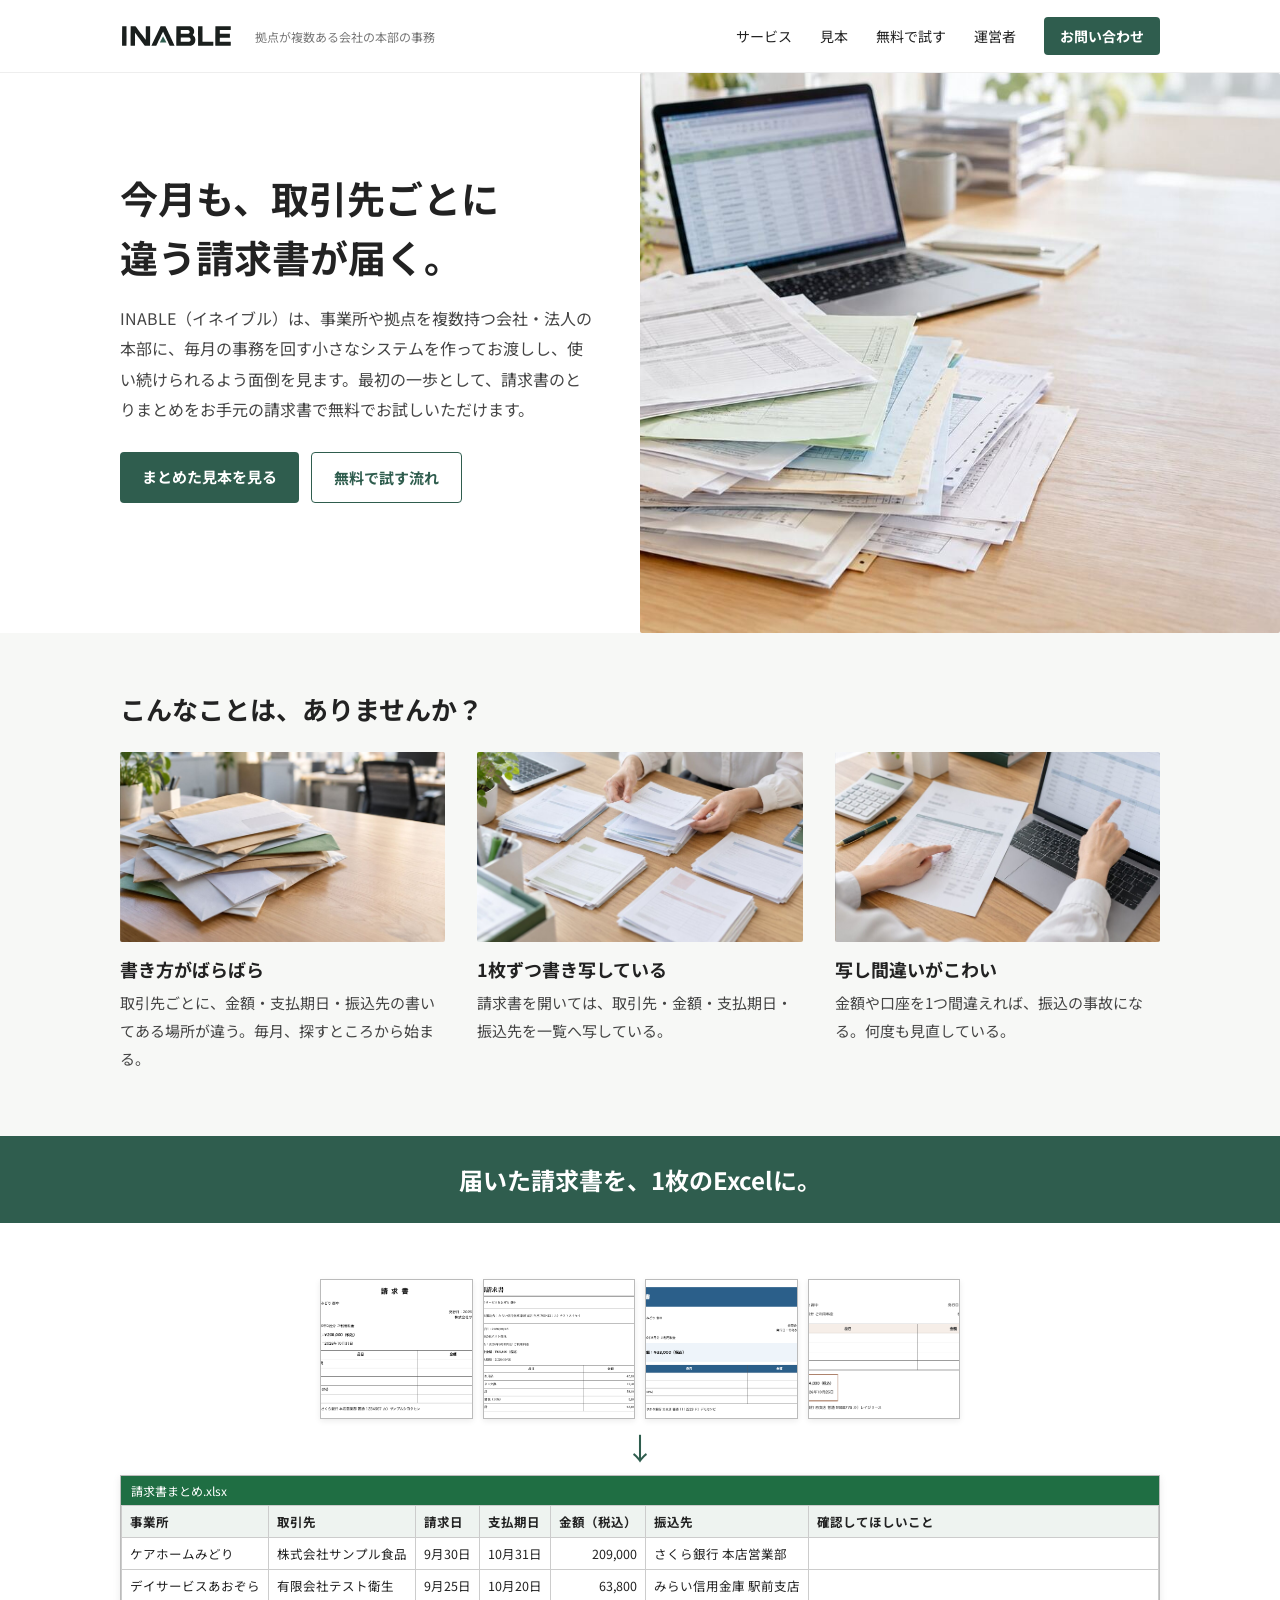
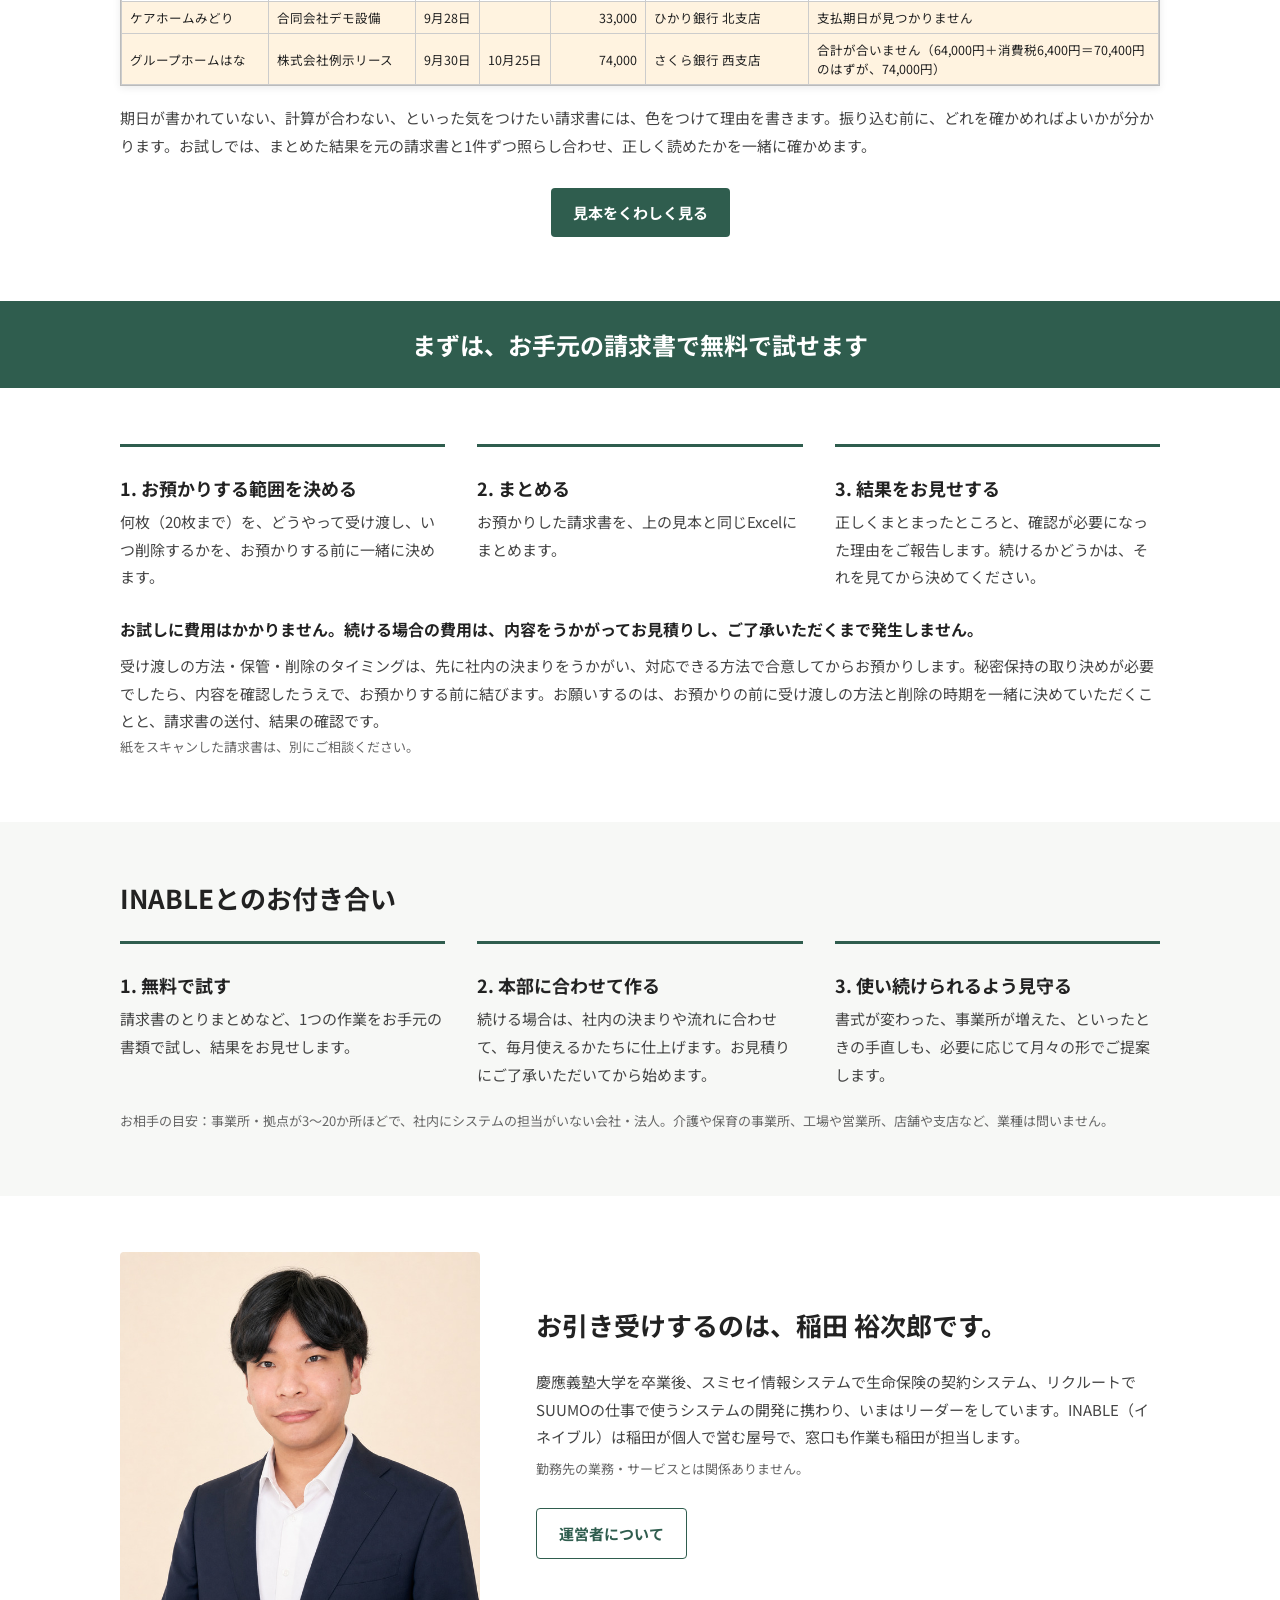
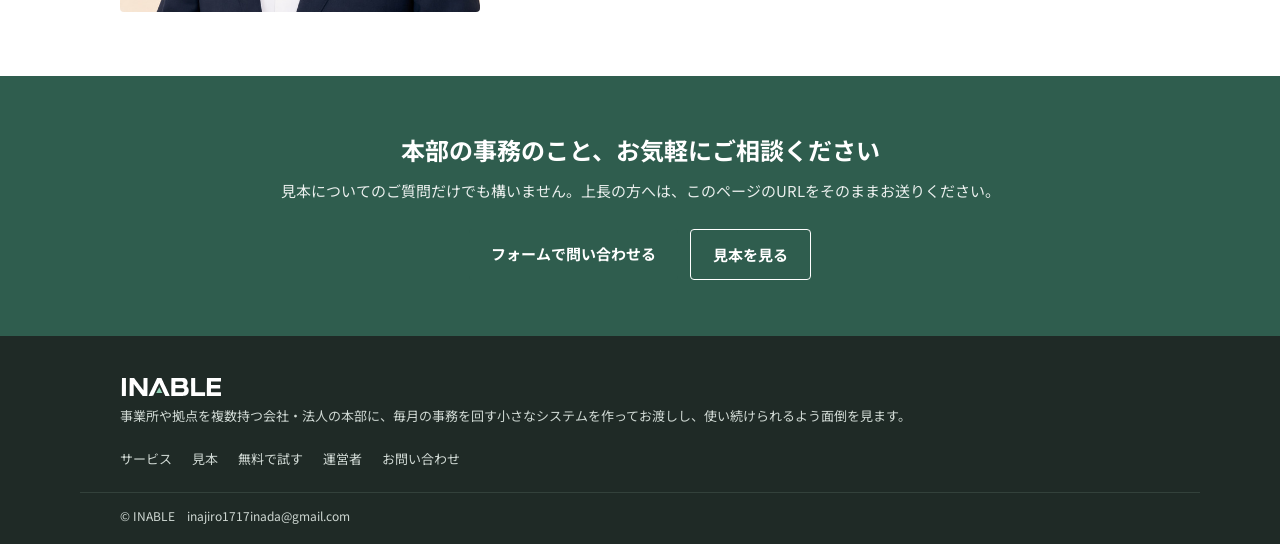
<file: index.html>
<!doctype html>
<html lang="ja"><head><meta charset="utf-8"><meta name="viewport" content="width=device-width,initial-scale=1">
<title>INABLE（イネイブル）｜拠点が複数ある会社の本部の事務を、回るかたちに</title><link rel="icon" href="assets/logo/mark.svg"><meta name="description" content="事業所や拠点を複数持つ会社・法人の本部に、毎月の事務を回す小さなシステムを作ってお渡しし、使い続けられるよう面倒を見ます。最初の一歩は、請求書のとりまとめの無料のお試しから。">
<meta property="og:type" content="website"><meta property="og:title" content="INABLE（イネイブル）｜拠点が複数ある会社の本部の事務を、回るかたちに"><meta property="og:description" content="事業所や拠点を複数持つ会社・法人の本部に、毎月の事務を回す小さなシステムを作ってお渡しし、使い続けられるよう面倒を見ます。最初の一歩は、請求書のとりまとめの無料のお試しから。">
<meta property="og:image" content="https://iineineno03k.github.io/inable/assets/og.png"><meta property="og:url" content="https://iineineno03k.github.io/inable/"><meta name="twitter:card" content="summary_large_image">
<link rel="preconnect" href="https://fonts.googleapis.com"><link rel="preconnect" href="https://fonts.gstatic.com" crossorigin>
<link href="https://fonts.googleapis.com/css2?family=Noto+Sans+JP:wght@400;700&display=swap" rel="stylesheet">
<link rel="stylesheet" href="style.css"></head><body>
<header><div class="wrap"><a class="logo" href="./"><img src="assets/logo/logo.svg" alt="INABLE" height="24"><small>拠点が複数ある会社の本部の事務</small></a>
<nav><a href="service.html">サービス</a><a href="sample.html">見本</a><a href="trial.html">無料で試す</a><a href="about.html">運営者</a><a class="cta-btn" href="contact.html">お問い合わせ</a></nav></div></header>
<section class="hero">
 <div class="copy"><div class="voice">今月も、取引先ごとに<br>違う請求書が届く。</div>
  <div class="sub">INABLE（イネイブル）は、事業所や拠点を複数持つ会社・法人の本部に、毎月の事務を回す小さなシステムを作ってお渡しし、使い続けられるよう面倒を見ます。最初の一歩として、請求書のとりまとめをお手元の請求書で無料でお試しいただけます。</div>
  <div class="btns"><a class="btn" href="sample.html">まとめた見本を見る</a><a class="btn ghost" href="trial.html">無料で試す流れ</a></div></div>
 <div class="img" style="background-image:url(assets/generated/hero-desk-v1.jpg)"></div>
</section>
<section class="tint"><div class="wrap sec">
 <h2 class="h2">こんなことは、ありませんか？</h2>
 <div class="grid3">
  <div><div class="img" style="background-image:url(assets/generated/envelopes-v1.jpg)"></div><h3 class="h3">書き方がばらばら</h3><div class="p">取引先ごとに、金額・支払期日・振込先の書いてある場所が違う。毎月、探すところから始まる。</div></div>
  <div><div class="img" style="background-image:url(assets/generated/sorting-hands-v1.jpg)"></div><h3 class="h3">1枚ずつ書き写している</h3><div class="p">請求書を開いては、取引先・金額・支払期日・振込先を一覧へ写している。</div></div>
  <div><div class="img" style="background-image:url(assets/generated/worry-check-v1.jpg)"></div><h3 class="h3">写し間違いがこわい</h3><div class="p">金額や口座を1つ間違えれば、振込の事故になる。何度も見直している。</div></div>
 </div>
</div></section>
<h2 class="band">届いた請求書を、1枚のExcelに。</h2>
<section class="wrap sec">
 <div class="ba"><div class="pdfs"><img class="pdf" src="assets/samples/inv-01.png" alt="見本の請求書1枚目（架空）" style=""><img class="pdf" src="assets/samples/inv-02.png" alt="見本の請求書2枚目（架空）" style=""><img class="pdf" src="assets/samples/inv-03.png" alt="見本の請求書3枚目（架空）" style=""><img class="pdf" src="assets/samples/inv-04.png" alt="見本の請求書4枚目（架空）" style=""></div><div class="arrow"></div><div class="xl"><div class="xlbar">請求書まとめ.xlsx</div><table>
<tbody><tr><th>事業所</th><th>取引先</th><th>請求日</th><th>支払期日</th><th>金額（税込）</th><th>振込先</th><th>確認してほしいこと</th></tr>
<tr><td>ケアホームみどり</td><td>株式会社サンプル食品</td><td>9月30日</td><td>10月31日</td><td class="n">209,000</td><td>さくら銀行 本店営業部</td><td></td></tr>
<tr><td>デイサービスあおぞら</td><td>有限会社テスト衛生</td><td>9月25日</td><td>10月20日</td><td class="n">63,800</td><td>みらい信用金庫 駅前支店</td><td></td></tr>
<tr class="warn"><td>ケアホームみどり</td><td>合同会社デモ設備</td><td>9月28日</td><td></td><td class="n">33,000</td><td>ひかり銀行 北支店</td><td>支払期日が見つかりません</td></tr>
<tr class="warn"><td>グループホームはな</td><td>株式会社例示リース</td><td>9月30日</td><td>10月25日</td><td class="n">74,000</td><td>さくら銀行 西支店</td><td>合計が合いません（64,000円＋消費税6,400円＝70,400円のはずが、74,000円）</td></tr>
</tbody></table></div>
<div class="cards"><div class="card"><b>株式会社サンプル食品</b><span>ケアホームみどり</span><span>209,000円 ／ 請求日 9月30日 ／ 支払期日 10月31日</span><span>振込先 さくら銀行 本店営業部</span></div><div class="card"><b>有限会社テスト衛生</b><span>デイサービスあおぞら</span><span>63,800円 ／ 請求日 9月25日 ／ 支払期日 10月20日</span><span>振込先 みらい信用金庫 駅前支店</span></div><div class="card warn"><b>合同会社デモ設備</b><span>ケアホームみどり</span><span>33,000円 ／ 請求日 9月28日 ／ 支払期日 ―</span><span>振込先 ひかり銀行 北支店</span><em>支払期日が見つかりません</em></div><div class="card warn"><b>株式会社例示リース</b><span>グループホームはな</span><span>74,000円 ／ 請求日 9月30日 ／ 支払期日 10月25日</span><span>振込先 さくら銀行 西支店</span><em>合計が合いません（64,000円＋消費税6,400円＝70,400円のはずが、74,000円）</em></div></div></div>
 <div class="p" style="margin-top:18px">期日が書かれていない、計算が合わない、といった気をつけたい請求書には、色をつけて理由を書きます。振り込む前に、どれを確かめればよいかが分かります。お試しでは、まとめた結果を元の請求書と1件ずつ照らし合わせ、正しく読めたかを一緒に確かめます。</div>
 <div class="btns center"><a class="btn" href="sample.html">見本をくわしく見る</a></div>
</section>
<h2 class="band">まずは、お手元の請求書で無料で試せます</h2>
<section class="wrap sec">
 <div class="grid3">
  <div class="step"><h3 class="h3">1. お預かりする範囲を決める</h3><div class="p">何枚（20枚まで）を、どうやって受け渡し、いつ削除するかを、お預かりする前に一緒に決めます。</div></div>
  <div class="step"><h3 class="h3">2. まとめる</h3><div class="p">お預かりした請求書を、上の見本と同じExcelにまとめます。</div></div>
  <div class="step"><h3 class="h3">3. 結果をお見せする</h3><div class="p">正しくまとまったところと、確認が必要になった理由をご報告します。続けるかどうかは、それを見てから決めてください。</div></div>
 </div>
 <p class="cost">お試しに費用はかかりません。続ける場合の費用は、内容をうかがってお見積りし、ご了承いただくまで発生しません。</p><p class="p" style="margin-top:8px">受け渡しの方法・保管・削除のタイミングは、先に社内の決まりをうかがい、対応できる方法で合意してからお預かりします。秘密保持の取り決めが必要でしたら、内容を確認したうえで、お預かりする前に結びます。お願いするのは、お預かりの前に受け渡しの方法と削除の時期を一緒に決めていただくことと、請求書の送付、結果の確認です。</p><p class="small">紙をスキャンした請求書は、別にご相談ください。</p>
</section>
<section class="tint"><div class="wrap sec">
 <h2 class="h2">INABLEとのお付き合い</h2>
 <div class="grid3">
  <div class="step"><h3 class="h3">1. 無料で試す</h3><div class="p">請求書のとりまとめなど、1つの作業をお手元の書類で試し、結果をお見せします。</div></div>
  <div class="step"><h3 class="h3">2. 本部に合わせて作る</h3><div class="p">続ける場合は、社内の決まりや流れに合わせて、毎月使えるかたちに仕上げます。お見積りにご了承いただいてから始めます。</div></div>
  <div class="step"><h3 class="h3">3. 使い続けられるよう見守る</h3><div class="p">書式が変わった、事業所が増えた、といったときの手直しも、必要に応じて月々の形でご提案します。</div></div>
 </div>
 <p class="small" style="margin-top:20px">お相手の目安：事業所・拠点が3〜20か所ほどで、社内にシステムの担当がいない会社・法人。介護や保育の事業所、工場や営業所、店舗や支店など、業種は問いません。</p>
</div></section>
<section class="wrap sec grid2" style="grid-template-columns:minmax(0,360px) minmax(0,1fr)">
 <img class="portrait-img" src="assets/portrait.jpg" alt="稲田 裕次郎">
 <div><h2 class="h2">お引き受けするのは、稲田 裕次郎です。</h2>
  <div class="p">慶應義塾大学を卒業後、スミセイ情報システムで生命保険の契約システム、リクルートでSUUMOの仕事で使うシステムの開発に携わり、いまはリーダーをしています。INABLE（イネイブル）は稲田が個人で営む屋号で、窓口も作業も稲田が担当します。<span class="small" style="display:block;margin-top:6px">勤務先の業務・サービスとは関係ありません。</span></div>
  <div class="btns"><a class="btn ghost" href="about.html">運営者について</a></div></div>
</section>
<section class="endcta"><div class="wrap"><h2>本部の事務のこと、お気軽にご相談ください</h2>
<p>見本についてのご質問だけでも構いません。上長の方へは、このページのURLをそのままお送りください。</p>
<div class="btns center"><a class="btn" href="https://docs.google.com/forms/d/e/1FAIpQLSfqlaHdNqRFhAeLvqePx_TkyAJFKcp7_Hvy0_Dt4lpC_d6Yyw/viewform" target="_blank" rel="noopener">フォームで問い合わせる</a><a class="btn ghost light" href="sample.html">見本を見る</a></div></div></section>
<footer><div class="wrap"><div><a class="logo" href="./"><img src="assets/logo/logo-white.svg" alt="INABLE" height="22"></a><p>事業所や拠点を複数持つ会社・法人の本部に、毎月の事務を回す小さなシステムを作ってお渡しし、使い続けられるよう面倒を見ます。</p></div>
<nav><a href="service.html">サービス</a><a href="sample.html">見本</a><a href="trial.html">無料で試す</a><a href="about.html">運営者</a><a href="contact.html">お問い合わせ</a></nav></div>
<div class="wrap copy">© INABLE　inajiro1717inada@gmail.com</div></footer>


<script src="site.js" defer></script>
</body></html>
</file>
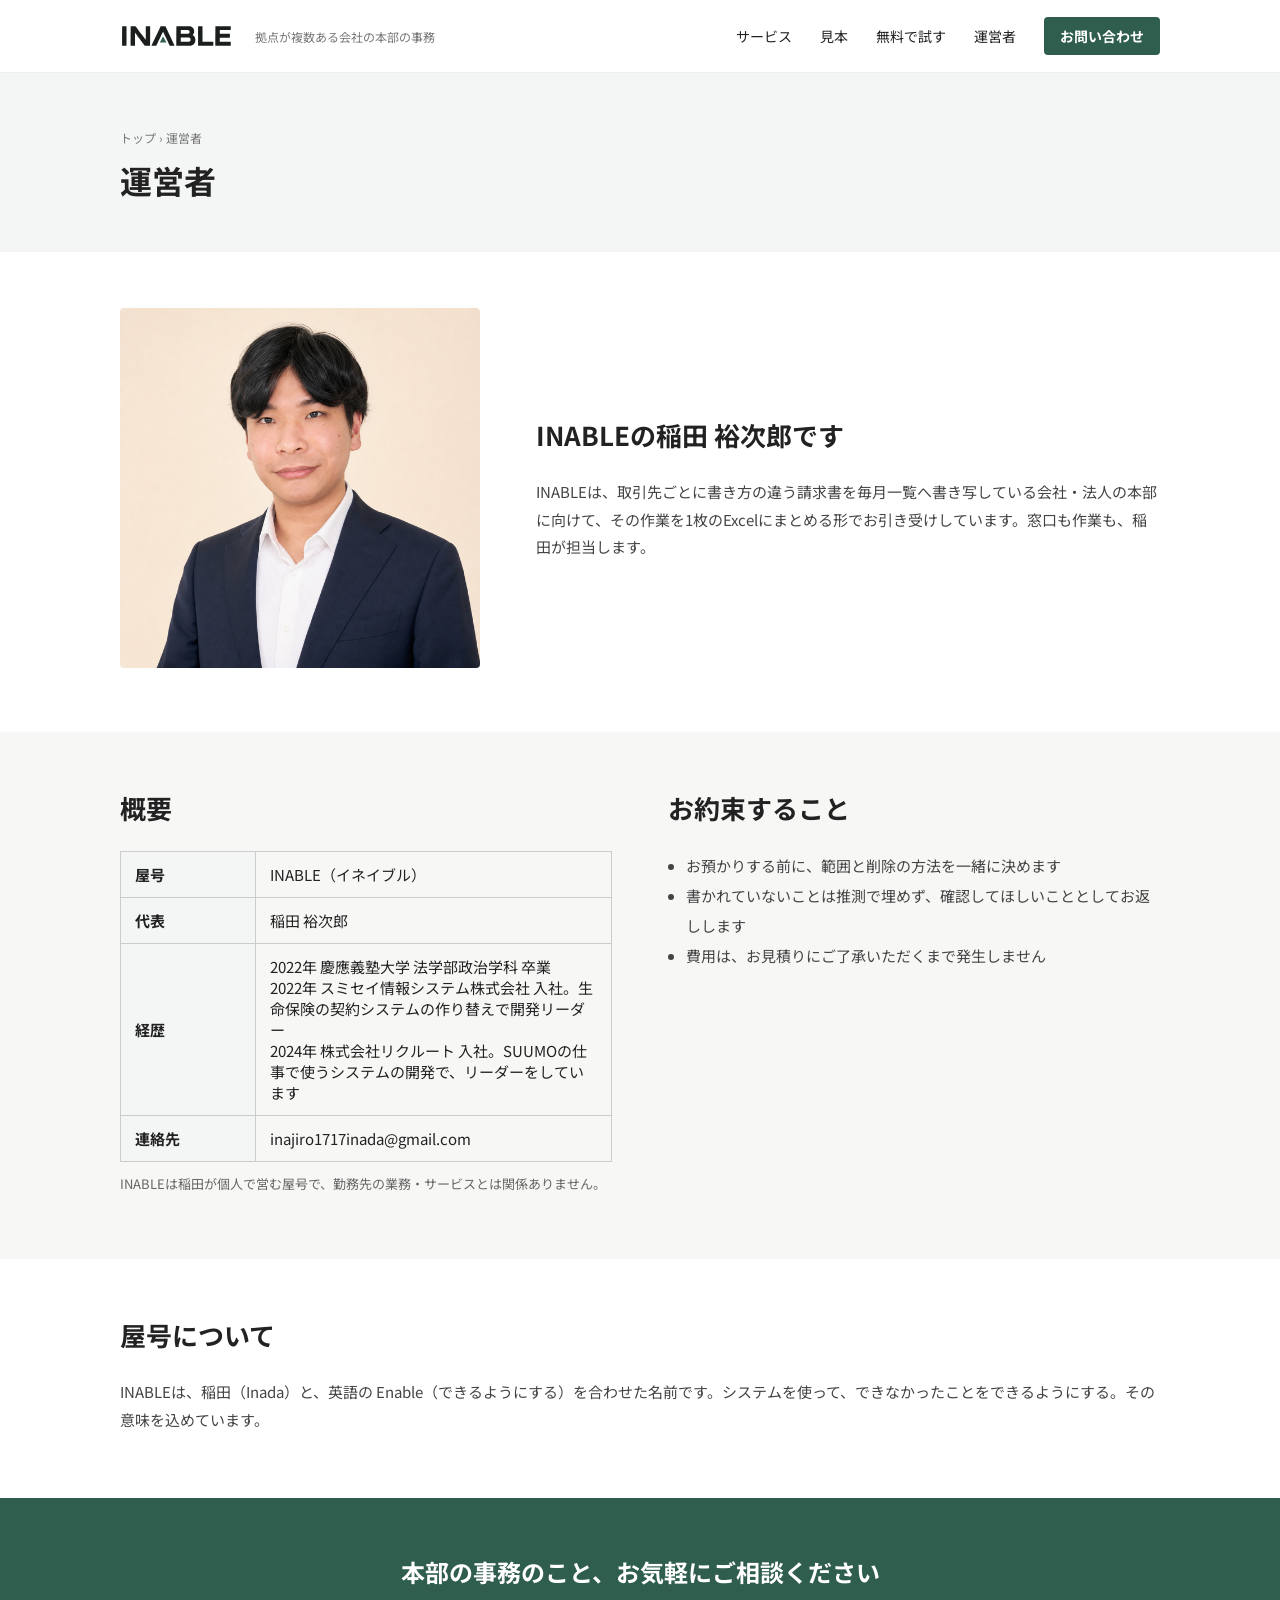
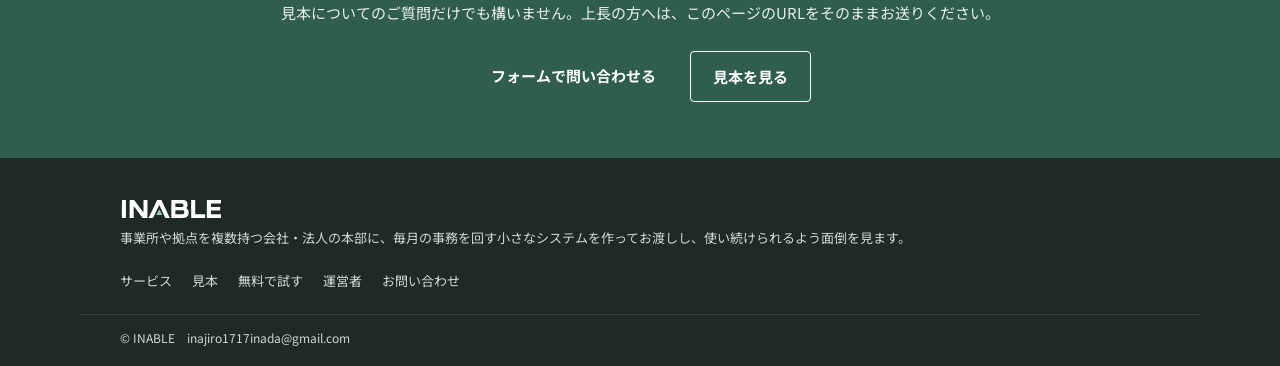
<file: about.html>
<!doctype html>
<html lang="ja"><head><meta charset="utf-8"><meta name="viewport" content="width=device-width,initial-scale=1">
<title>運営者｜INABLE（イネイブル）</title><link rel="icon" href="assets/logo/mark.svg"><meta name="description" content="INABLE（イネイブル）は稲田 裕次郎が個人で営む屋号です。">
<meta property="og:type" content="website"><meta property="og:title" content="運営者｜INABLE（イネイブル）"><meta property="og:description" content="INABLE（イネイブル）は稲田 裕次郎が個人で営む屋号です。">
<meta property="og:image" content="https://iineineno03k.github.io/inable/assets/og.png"><meta property="og:url" content="https://iineineno03k.github.io/inable/about.html"><meta name="twitter:card" content="summary_large_image">
<link rel="preconnect" href="https://fonts.googleapis.com"><link rel="preconnect" href="https://fonts.gstatic.com" crossorigin>
<link href="https://fonts.googleapis.com/css2?family=Noto+Sans+JP:wght@400;700&display=swap" rel="stylesheet">
<link rel="stylesheet" href="style.css"></head><body>
<header><div class="wrap"><a class="logo" href="./"><img src="assets/logo/logo.svg" alt="INABLE" height="24"><small>拠点が複数ある会社の本部の事務</small></a>
<nav><a href="service.html">サービス</a><a href="sample.html">見本</a><a href="trial.html">無料で試す</a><a href="about.html">運営者</a><a class="cta-btn" href="contact.html">お問い合わせ</a></nav></div></header>
<section class="pagehead"><div class="wrap"><div class="crumb">トップ › 運営者</div><h1>運営者</h1></div></section>
<section class="wrap sec grid2" style="grid-template-columns:minmax(0,360px) minmax(0,1fr)">
 <img class="portrait-img" src="assets/portrait.jpg" alt="稲田 裕次郎">
 <div><h2 class="h2">INABLEの稲田 裕次郎です</h2>
  <div class="p">INABLEは、取引先ごとに書き方の違う請求書を毎月一覧へ書き写している会社・法人の本部に向けて、その作業を1枚のExcelにまとめる形でお引き受けしています。窓口も作業も、稲田が担当します。</div></div>
</section>
<section class="tint"><div class="wrap sec grid2" style="align-items:start">
 <div><h2 class="h2">概要</h2>
  <table class="kv"><tbody><tr><th>屋号</th><td>INABLE（イネイブル）</td></tr><tr><th>代表</th><td>稲田 裕次郎</td></tr><tr><th>経歴</th><td>2022年 慶應義塾大学 法学部政治学科 卒業<br>2022年 スミセイ情報システム株式会社 入社。生命保険の契約システムの作り替えで開発リーダー<br>2024年 株式会社リクルート 入社。SUUMOの仕事で使うシステムの開発で、リーダーをしています</td></tr><tr><th>連絡先</th><td>inajiro1717inada@gmail.com</td></tr></tbody></table>
  <p class="small" style="margin-top:10px">INABLEは稲田が個人で営む屋号で、勤務先の業務・サービスとは関係ありません。</p></div>
 <div><h2 class="h2">お約束すること</h2>
  <ul class="list"><li>お預かりする前に、範囲と削除の方法を一緒に決めます</li><li>書かれていないことは推測で埋めず、確認してほしいこととしてお返しします</li><li>費用は、お見積りにご了承いただくまで発生しません</li></ul></div>
</div></section>
<section class="wrap sec"><h2 class="h2">屋号について</h2><div class="p">INABLEは、稲田（Inada）と、英語の Enable（できるようにする）を合わせた名前です。システムを使って、できなかったことをできるようにする。その意味を込めています。</div></section>
<section class="endcta"><div class="wrap"><h2>本部の事務のこと、お気軽にご相談ください</h2>
<p>見本についてのご質問だけでも構いません。上長の方へは、このページのURLをそのままお送りください。</p>
<div class="btns center"><a class="btn" href="https://docs.google.com/forms/d/e/1FAIpQLSfqlaHdNqRFhAeLvqePx_TkyAJFKcp7_Hvy0_Dt4lpC_d6Yyw/viewform" target="_blank" rel="noopener">フォームで問い合わせる</a><a class="btn ghost light" href="sample.html">見本を見る</a></div></div></section>
<footer><div class="wrap"><div><a class="logo" href="./"><img src="assets/logo/logo-white.svg" alt="INABLE" height="22"></a><p>事業所や拠点を複数持つ会社・法人の本部に、毎月の事務を回す小さなシステムを作ってお渡しし、使い続けられるよう面倒を見ます。</p></div>
<nav><a href="service.html">サービス</a><a href="sample.html">見本</a><a href="trial.html">無料で試す</a><a href="about.html">運営者</a><a href="contact.html">お問い合わせ</a></nav></div>
<div class="wrap copy">© INABLE　inajiro1717inada@gmail.com</div></footer>


<script src="site.js" defer></script>
</body></html>
</file>
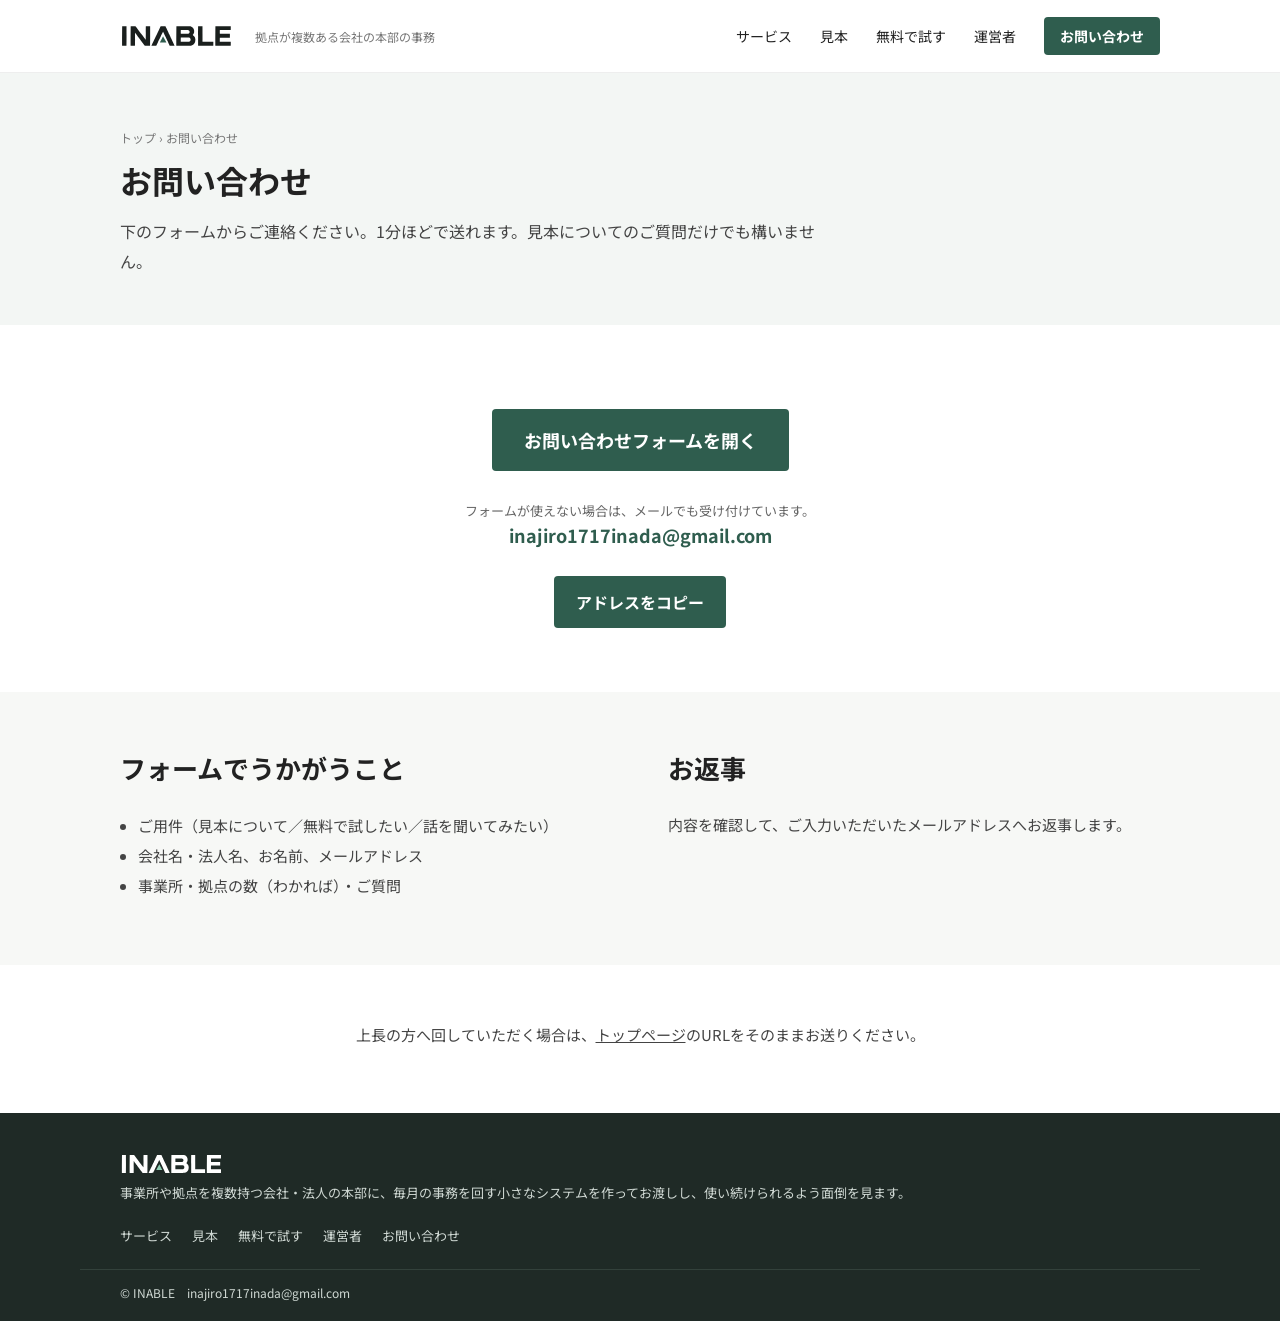
<file: contact.html>
<!doctype html>
<html lang="ja"><head><meta charset="utf-8"><meta name="viewport" content="width=device-width,initial-scale=1">
<title>お問い合わせ｜INABLE（イネイブル）</title><link rel="icon" href="assets/logo/mark.svg"><meta name="description" content="お問い合わせはフォームから。1分ほどで送れます。">
<meta property="og:type" content="website"><meta property="og:title" content="お問い合わせ｜INABLE（イネイブル）"><meta property="og:description" content="お問い合わせはフォームから。1分ほどで送れます。">
<meta property="og:image" content="https://iineineno03k.github.io/inable/assets/og.png"><meta property="og:url" content="https://iineineno03k.github.io/inable/contact.html"><meta name="twitter:card" content="summary_large_image">
<link rel="preconnect" href="https://fonts.googleapis.com"><link rel="preconnect" href="https://fonts.gstatic.com" crossorigin>
<link href="https://fonts.googleapis.com/css2?family=Noto+Sans+JP:wght@400;700&display=swap" rel="stylesheet">
<link rel="stylesheet" href="style.css"></head><body>
<header><div class="wrap"><a class="logo" href="./"><img src="assets/logo/logo.svg" alt="INABLE" height="24"><small>拠点が複数ある会社の本部の事務</small></a>
<nav><a href="service.html">サービス</a><a href="sample.html">見本</a><a href="trial.html">無料で試す</a><a href="about.html">運営者</a><a class="cta-btn" href="contact.html">お問い合わせ</a></nav></div></header>
<section class="pagehead"><div class="wrap"><div class="crumb">トップ › お問い合わせ</div><h1>お問い合わせ</h1>
<p>下のフォームからご連絡ください。1分ほどで送れます。見本についてのご質問だけでも構いません。</p></div></section>
<section class="wrap sec" style="text-align:center">
 <div class="btns center"><a class="btn big" data-form="" href="https://docs.google.com/forms/d/e/1FAIpQLSfqlaHdNqRFhAeLvqePx_TkyAJFKcp7_Hvy0_Dt4lpC_d6Yyw/viewform" target="_blank" rel="noopener">お問い合わせフォームを開く</a></div>
 <p class="small" style="margin-top:28px">フォームが使えない場合は、メールでも受け付けています。</p>
 <div class="mail" style="font-size:18px">inajiro1717inada@gmail.com</div>
 <div class="btns center"><button class="btn" onclick="const b=this;navigator.clipboard.writeText('inajiro1717inada@gmail.com').then(()=>{b.textContent='コピーしました'},()=>{b.textContent='コピーできませんでした。上のアドレスを選んでコピーしてください'})">アドレスをコピー</button></div>
</section>
<section class="tint"><div class="wrap sec grid2" style="align-items:start">
 <div><h2 class="h2">フォームでうかがうこと</h2><ul class="list"><li>ご用件（見本について／無料で試したい／話を聞いてみたい）</li><li>会社名・法人名、お名前、メールアドレス</li><li>事業所・拠点の数（わかれば）・ご質問</li></ul></div>
 <div><h2 class="h2">お返事</h2><div class="p">内容を確認して、ご入力いただいたメールアドレスへお返事します。</div></div>
</div></section>
<section class="wrap sec"><div class="p" style="text-align:center">上長の方へ回していただく場合は、<a href="./" style="text-decoration:underline">トップページ</a>のURLをそのままお送りください。</div></section>

<footer><div class="wrap"><div><a class="logo" href="./"><img src="assets/logo/logo-white.svg" alt="INABLE" height="22"></a><p>事業所や拠点を複数持つ会社・法人の本部に、毎月の事務を回す小さなシステムを作ってお渡しし、使い続けられるよう面倒を見ます。</p></div>
<nav><a href="service.html">サービス</a><a href="sample.html">見本</a><a href="trial.html">無料で試す</a><a href="about.html">運営者</a><a href="contact.html">お問い合わせ</a></nav></div>
<div class="wrap copy">© INABLE　inajiro1717inada@gmail.com</div></footer>


<script src="site.js" defer></script>
</body></html>
</file>
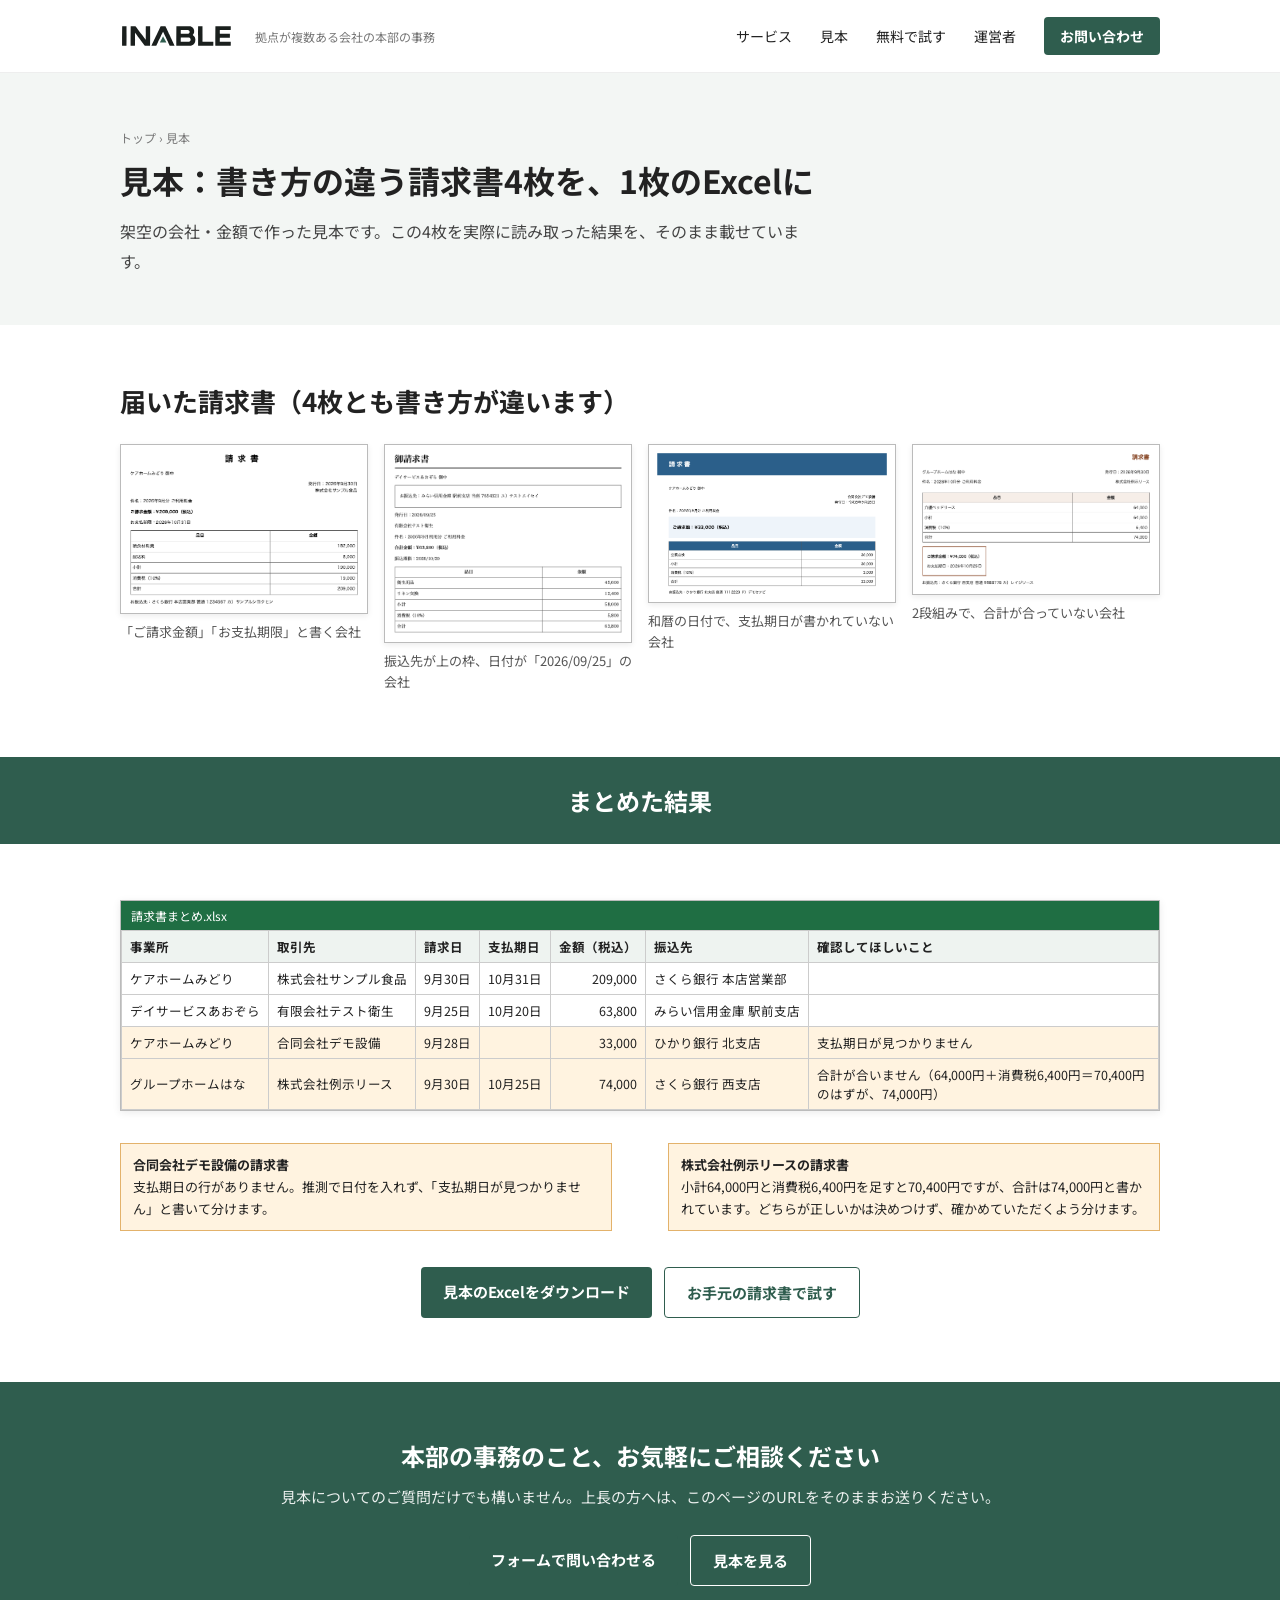
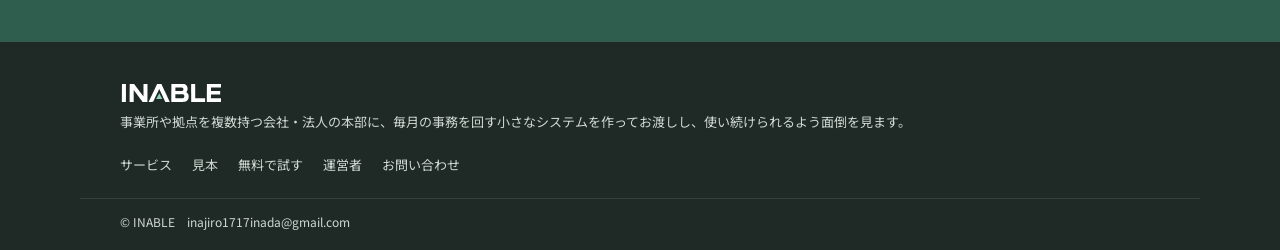
<file: sample.html>
<!doctype html>
<html lang="ja"><head><meta charset="utf-8"><meta name="viewport" content="width=device-width,initial-scale=1">
<title>見本：書き方の違う請求書4枚を1枚のExcelに｜INABLE（イネイブル）</title><link rel="icon" href="assets/logo/mark.svg"><meta name="description" content="架空の会社・金額で作った請求書4枚を、実際に読み取ってまとめた結果です。見本のExcelもダウンロードできます。">
<meta property="og:type" content="website"><meta property="og:title" content="見本：書き方の違う請求書4枚を1枚のExcelに｜INABLE（イネイブル）"><meta property="og:description" content="架空の会社・金額で作った請求書4枚を、実際に読み取ってまとめた結果です。見本のExcelもダウンロードできます。">
<meta property="og:image" content="https://iineineno03k.github.io/inable/assets/og.png"><meta property="og:url" content="https://iineineno03k.github.io/inable/sample.html"><meta name="twitter:card" content="summary_large_image">
<link rel="preconnect" href="https://fonts.googleapis.com"><link rel="preconnect" href="https://fonts.gstatic.com" crossorigin>
<link href="https://fonts.googleapis.com/css2?family=Noto+Sans+JP:wght@400;700&display=swap" rel="stylesheet">
<link rel="stylesheet" href="style.css"></head><body>
<header><div class="wrap"><a class="logo" href="./"><img src="assets/logo/logo.svg" alt="INABLE" height="24"><small>拠点が複数ある会社の本部の事務</small></a>
<nav><a href="service.html">サービス</a><a href="sample.html">見本</a><a href="trial.html">無料で試す</a><a href="about.html">運営者</a><a class="cta-btn" href="contact.html">お問い合わせ</a></nav></div></header>
<section class="pagehead"><div class="wrap"><div class="crumb">トップ › 見本</div><h1>見本：書き方の違う請求書4枚を、1枚のExcelに</h1>
<p>架空の会社・金額で作った見本です。この4枚を実際に読み取った結果を、そのまま載せています。</p></div></section>
<section class="wrap sec">
 <h2 class="h2">届いた請求書（4枚とも書き方が違います）</h2>
 <div class="samples">
  <figure><img src="assets/samples/inv-01.png" alt="見本の請求書1（架空）" style=""><figcaption>「ご請求金額」「お支払期限」と書く会社</figcaption></figure>
  <figure><img src="assets/samples/inv-02.png" alt="見本の請求書2（架空）" style=""><figcaption>振込先が上の枠、日付が「2026/09/25」の会社</figcaption></figure>
  <figure><img src="assets/samples/inv-03.png" alt="見本の請求書3（架空）" style=""><figcaption>和暦の日付で、支払期日が書かれていない会社</figcaption></figure>
  <figure><img src="assets/samples/inv-04.png" alt="見本の請求書4（架空）" style=""><figcaption>2段組みで、合計が合っていない会社</figcaption></figure>
 </div>
</section>
<h2 class="band">まとめた結果</h2>
<section class="wrap sec">
 <div class="xl"><div class="xlbar">請求書まとめ.xlsx</div><table>
<tbody><tr><th>事業所</th><th>取引先</th><th>請求日</th><th>支払期日</th><th>金額（税込）</th><th>振込先</th><th>確認してほしいこと</th></tr>
<tr><td>ケアホームみどり</td><td>株式会社サンプル食品</td><td>9月30日</td><td>10月31日</td><td class="n">209,000</td><td>さくら銀行 本店営業部</td><td></td></tr>
<tr><td>デイサービスあおぞら</td><td>有限会社テスト衛生</td><td>9月25日</td><td>10月20日</td><td class="n">63,800</td><td>みらい信用金庫 駅前支店</td><td></td></tr>
<tr class="warn"><td>ケアホームみどり</td><td>合同会社デモ設備</td><td>9月28日</td><td></td><td class="n">33,000</td><td>ひかり銀行 北支店</td><td>支払期日が見つかりません</td></tr>
<tr class="warn"><td>グループホームはな</td><td>株式会社例示リース</td><td>9月30日</td><td>10月25日</td><td class="n">74,000</td><td>さくら銀行 西支店</td><td>合計が合いません（64,000円＋消費税6,400円＝70,400円のはずが、74,000円）</td></tr>
</tbody></table></div>
<div class="cards"><div class="card"><b>株式会社サンプル食品</b><span>ケアホームみどり</span><span>209,000円 ／ 請求日 9月30日 ／ 支払期日 10月31日</span><span>振込先 さくら銀行 本店営業部</span></div><div class="card"><b>有限会社テスト衛生</b><span>デイサービスあおぞら</span><span>63,800円 ／ 請求日 9月25日 ／ 支払期日 10月20日</span><span>振込先 みらい信用金庫 駅前支店</span></div><div class="card warn"><b>合同会社デモ設備</b><span>ケアホームみどり</span><span>33,000円 ／ 請求日 9月28日 ／ 支払期日 ―</span><span>振込先 ひかり銀行 北支店</span><em>支払期日が見つかりません</em></div><div class="card warn"><b>株式会社例示リース</b><span>グループホームはな</span><span>74,000円 ／ 請求日 9月30日 ／ 支払期日 10月25日</span><span>振込先 さくら銀行 西支店</span><em>合計が合いません（64,000円＋消費税6,400円＝70,400円のはずが、74,000円）</em></div></div>
 <div class="grid2" style="margin-top:32px;align-items:start">
  <div class="card warn"><b>合同会社デモ設備の請求書</b><span>支払期日の行がありません。推測で日付を入れず、「支払期日が見つかりません」と書いて分けます。</span></div>
  <div class="card warn"><b>株式会社例示リースの請求書</b><span>小計64,000円と消費税6,400円を足すと70,400円ですが、合計は74,000円と書かれています。どちらが正しいかは決めつけず、確かめていただくよう分けます。</span></div>
 </div>
 <div class="btns center"><a class="btn" href="assets/invoice-sample-output.xlsx">見本のExcelをダウンロード</a><a class="btn ghost" href="trial.html">お手元の請求書で試す</a></div>
</section>
<section class="endcta"><div class="wrap"><h2>本部の事務のこと、お気軽にご相談ください</h2>
<p>見本についてのご質問だけでも構いません。上長の方へは、このページのURLをそのままお送りください。</p>
<div class="btns center"><a class="btn" href="https://docs.google.com/forms/d/e/1FAIpQLSfqlaHdNqRFhAeLvqePx_TkyAJFKcp7_Hvy0_Dt4lpC_d6Yyw/viewform" target="_blank" rel="noopener">フォームで問い合わせる</a><a class="btn ghost light" href="sample.html">見本を見る</a></div></div></section>
<footer><div class="wrap"><div><a class="logo" href="./"><img src="assets/logo/logo-white.svg" alt="INABLE" height="22"></a><p>事業所や拠点を複数持つ会社・法人の本部に、毎月の事務を回す小さなシステムを作ってお渡しし、使い続けられるよう面倒を見ます。</p></div>
<nav><a href="service.html">サービス</a><a href="sample.html">見本</a><a href="trial.html">無料で試す</a><a href="about.html">運営者</a><a href="contact.html">お問い合わせ</a></nav></div>
<div class="wrap copy">© INABLE　inajiro1717inada@gmail.com</div></footer>


<script src="site.js" defer></script>
</body></html>
</file>
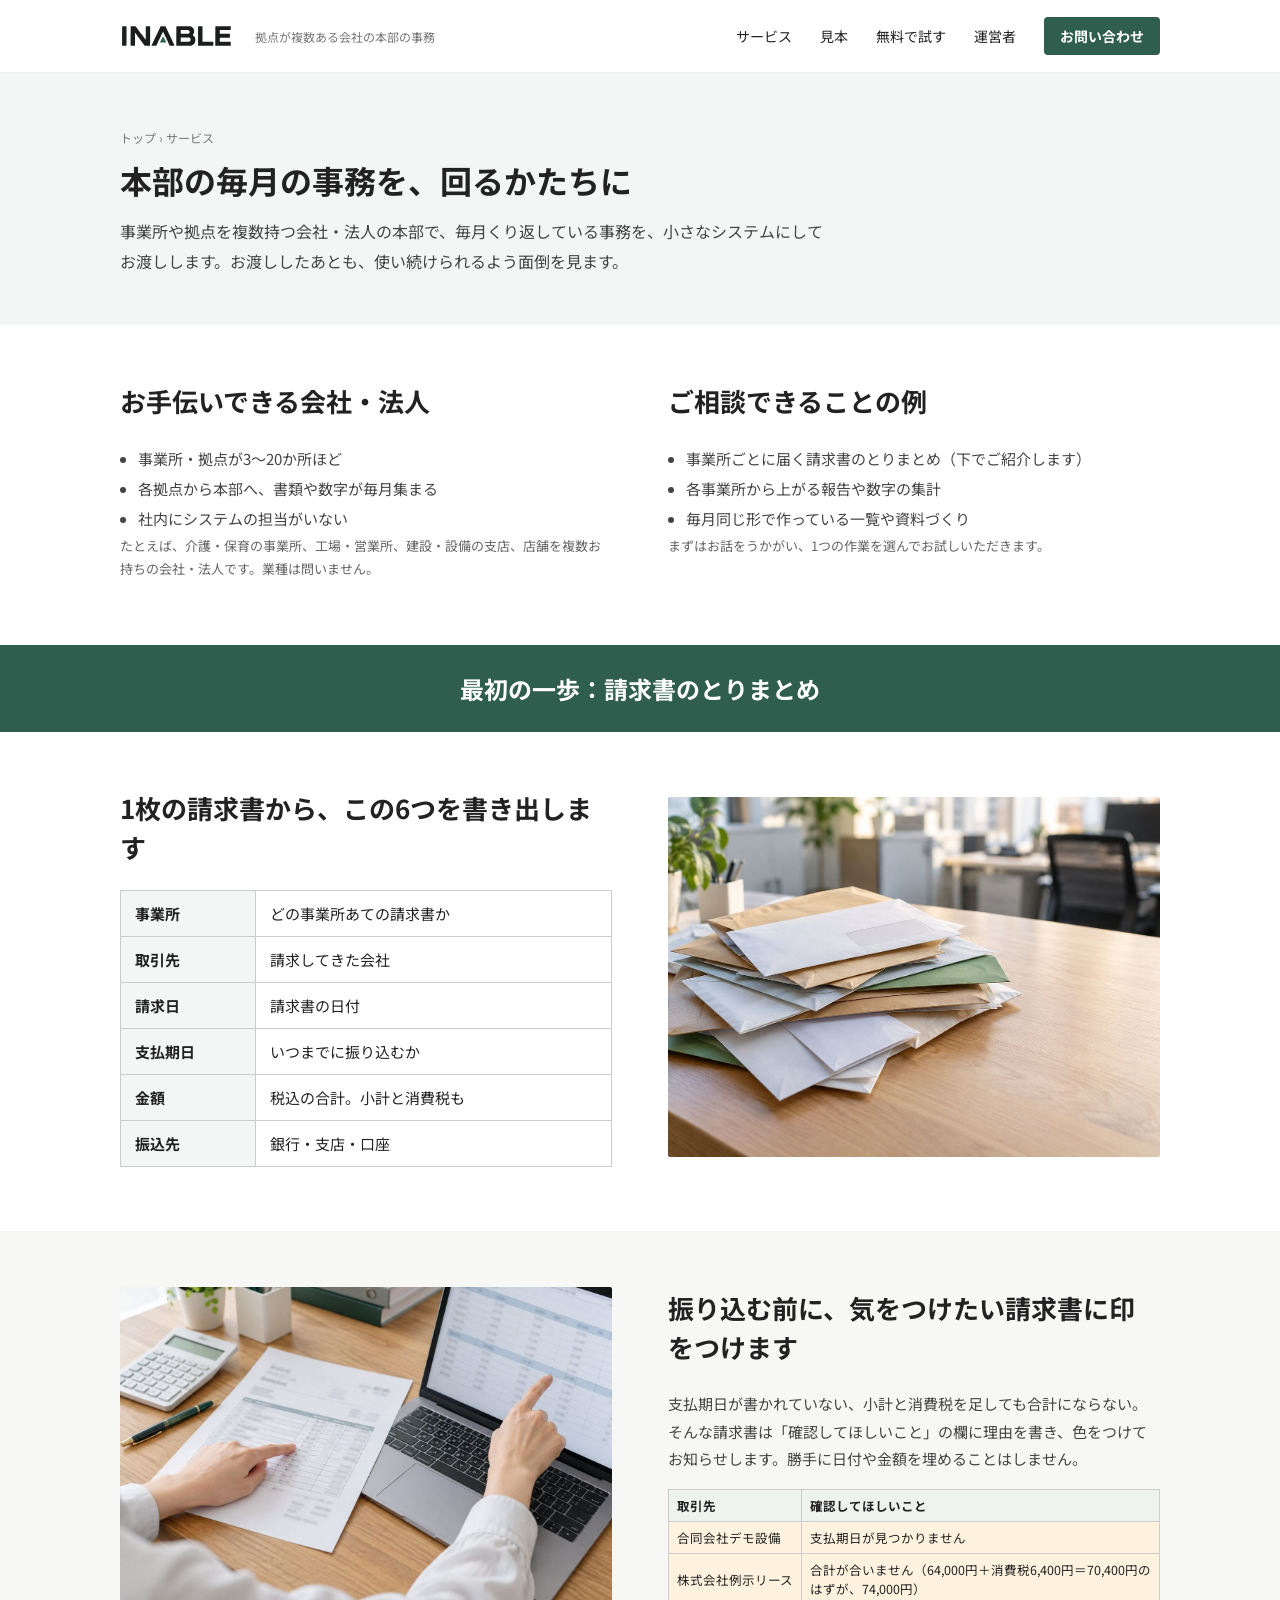
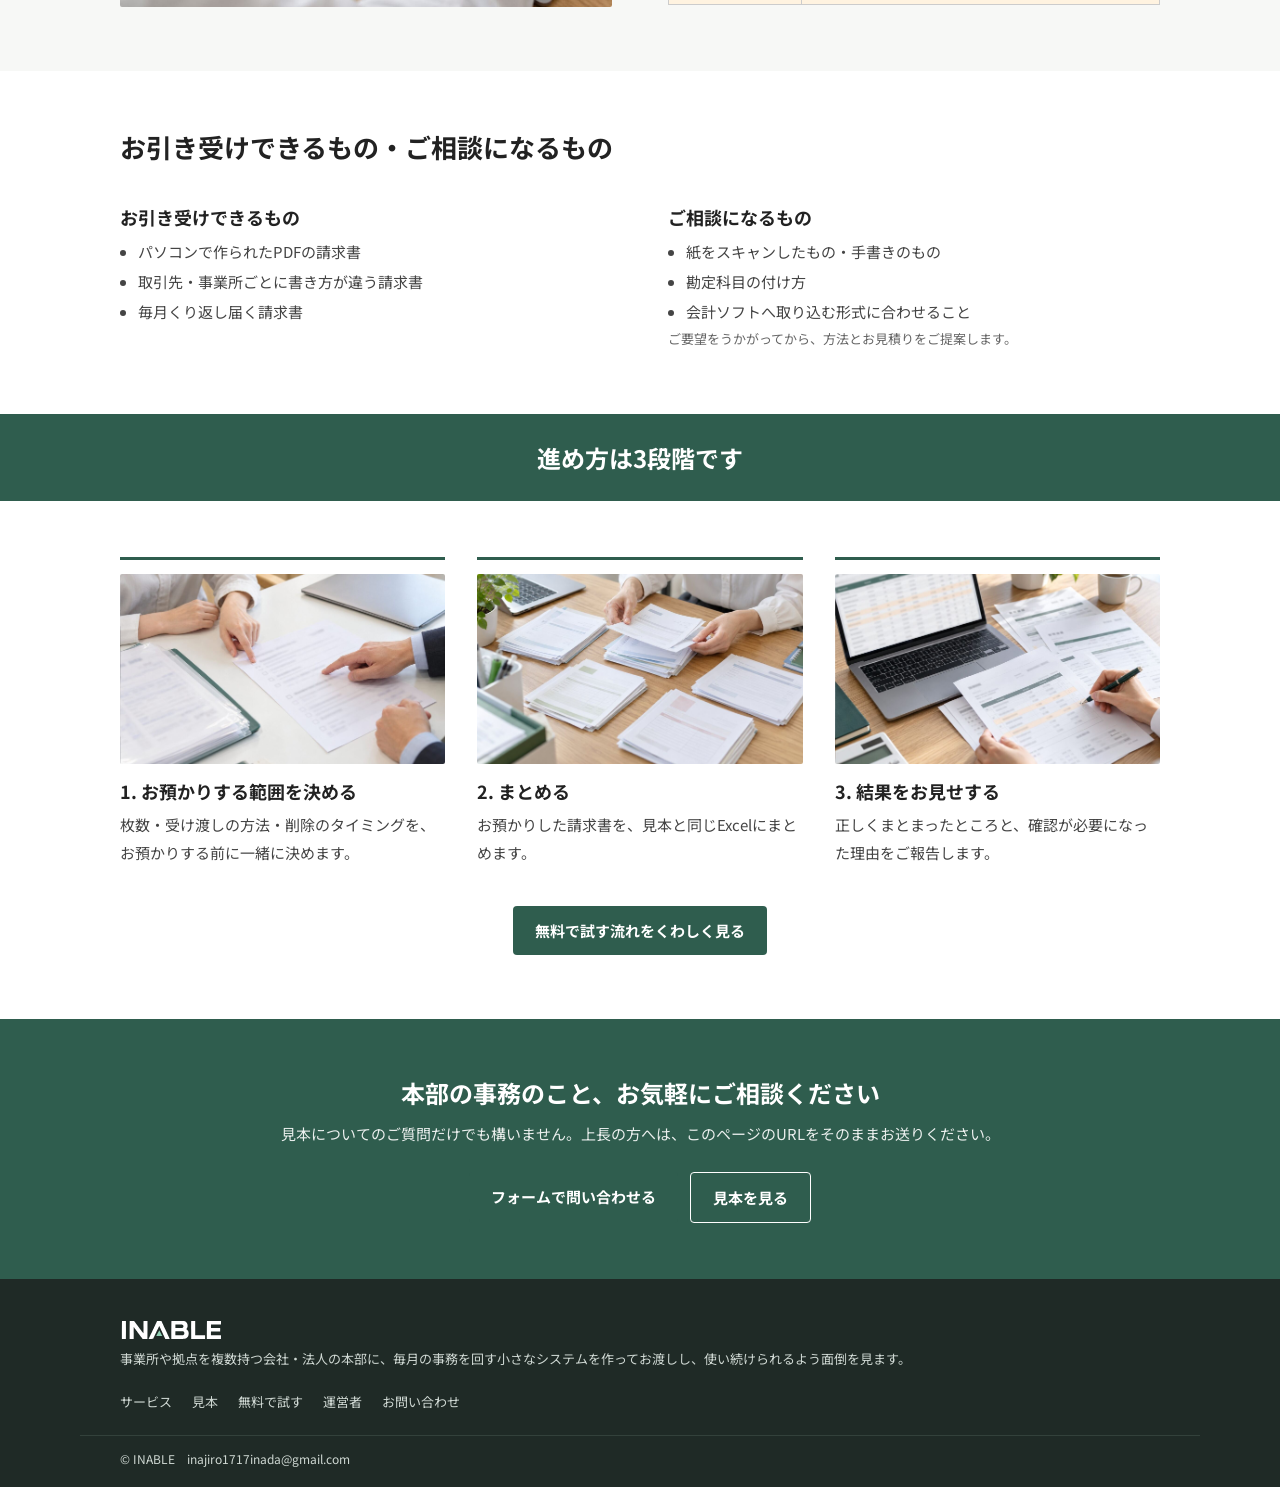
<file: service.html>
<!doctype html>
<html lang="ja"><head><meta charset="utf-8"><meta name="viewport" content="width=device-width,initial-scale=1">
<title>サービス｜INABLE（イネイブル）</title><link rel="icon" href="assets/logo/mark.svg"><meta name="description" content="本部で毎月くり返している事務を、小さなシステムにしてお渡しします。最初の一歩は、事業所ごとに届く請求書のとりまとめ。">
<meta property="og:type" content="website"><meta property="og:title" content="サービス｜INABLE（イネイブル）"><meta property="og:description" content="本部で毎月くり返している事務を、小さなシステムにしてお渡しします。最初の一歩は、事業所ごとに届く請求書のとりまとめ。">
<meta property="og:image" content="https://iineineno03k.github.io/inable/assets/og.png"><meta property="og:url" content="https://iineineno03k.github.io/inable/service.html"><meta name="twitter:card" content="summary_large_image">
<link rel="preconnect" href="https://fonts.googleapis.com"><link rel="preconnect" href="https://fonts.gstatic.com" crossorigin>
<link href="https://fonts.googleapis.com/css2?family=Noto+Sans+JP:wght@400;700&display=swap" rel="stylesheet">
<link rel="stylesheet" href="style.css"></head><body>
<header><div class="wrap"><a class="logo" href="./"><img src="assets/logo/logo.svg" alt="INABLE" height="24"><small>拠点が複数ある会社の本部の事務</small></a>
<nav><a href="service.html">サービス</a><a href="sample.html">見本</a><a href="trial.html">無料で試す</a><a href="about.html">運営者</a><a class="cta-btn" href="contact.html">お問い合わせ</a></nav></div></header>
<section class="pagehead"><div class="wrap"><div class="crumb">トップ › サービス</div><h1>本部の毎月の事務を、回るかたちに</h1>
<p>事業所や拠点を複数持つ会社・法人の本部で、毎月くり返している事務を、小さなシステムにしてお渡しします。お渡ししたあとも、使い続けられるよう面倒を見ます。</p></div></section>
<section class="wrap sec grid2" style="align-items:start">
 <div><h2 class="h2">お手伝いできる会社・法人</h2><ul class="list"><li>事業所・拠点が3〜20か所ほど</li><li>各拠点から本部へ、書類や数字が毎月集まる</li><li>社内にシステムの担当がいない</li></ul><p class="small">たとえば、介護・保育の事業所、工場・営業所、建設・設備の支店、店舗を複数お持ちの会社・法人です。業種は問いません。</p></div>
 <div><h2 class="h2">ご相談できることの例</h2><ul class="list"><li>事業所ごとに届く請求書のとりまとめ（下でご紹介します）</li><li>各事業所から上がる報告や数字の集計</li><li>毎月同じ形で作っている一覧や資料づくり</li></ul><p class="small">まずはお話をうかがい、1つの作業を選んでお試しいただきます。</p></div>
</section>
<h2 class="band">最初の一歩：請求書のとりまとめ</h2>
<section class="wrap sec grid2">
 <div><h2 class="h2">1枚の請求書から、この6つを書き出します</h2>
  <table class="kv"><tbody><tr><th>事業所</th><td>どの事業所あての請求書か</td></tr><tr><th>取引先</th><td>請求してきた会社</td></tr><tr><th>請求日</th><td>請求書の日付</td></tr><tr><th>支払期日</th><td>いつまでに振り込むか</td></tr><tr><th>金額</th><td>税込の合計。小計と消費税も</td></tr><tr><th>振込先</th><td>銀行・支店・口座</td></tr></tbody></table></div>
 <div class="img" style="min-height:360px;background-image:url(assets/generated/envelopes-v1.jpg)"></div>
</section>
<section class="tint"><div class="wrap sec grid2">
 <div class="img" style="min-height:320px;background-image:url(assets/generated/worry-check-v1.jpg)"></div>
 <div><h2 class="h2">振り込む前に、気をつけたい請求書に印をつけます</h2>
  <div class="p">支払期日が書かれていない、小計と消費税を足しても合計にならない。そんな請求書は「確認してほしいこと」の欄に理由を書き、色をつけてお知らせします。勝手に日付や金額を埋めることはしません。</div>
  <div class="tblbox" style="margin-top:16px"><table><tbody><tr><th>取引先</th><th>確認してほしいこと</th></tr><tr class="warn"><td>合同会社デモ設備</td><td>支払期日が見つかりません</td></tr><tr class="warn"><td>株式会社例示リース</td><td>合計が合いません（64,000円＋消費税6,400円＝70,400円のはずが、74,000円）</td></tr></tbody></table></div></div>
</div></section>
<section class="wrap sec">
 <h2 class="h2">お引き受けできるもの・ご相談になるもの</h2>
 <div class="grid2" style="align-items:start">
  <div><h3 class="h3">お引き受けできるもの</h3><ul class="list"><li>パソコンで作られたPDFの請求書</li><li>取引先・事業所ごとに書き方が違う請求書</li><li>毎月くり返し届く請求書</li></ul></div>
  <div><h3 class="h3">ご相談になるもの</h3><ul class="list"><li>紙をスキャンしたもの・手書きのもの</li><li>勘定科目の付け方</li><li>会計ソフトへ取り込む形式に合わせること</li></ul><p class="small">ご要望をうかがってから、方法とお見積りをご提案します。</p></div>
 </div>
</section>
<h2 class="band">進め方は3段階です</h2>
<section class="wrap sec grid3">
 <div class="step"><div class="img" style="background-image:url(assets/generated/step-handover-v1.jpg)"></div><h3 class="h3">1. お預かりする範囲を決める</h3><div class="p">枚数・受け渡しの方法・削除のタイミングを、お預かりする前に一緒に決めます。</div></div>
 <div class="step"><div class="img" style="background-image:url(assets/generated/sorting-hands-v1.jpg)"></div><h3 class="h3">2. まとめる</h3><div class="p">お預かりした請求書を、見本と同じExcelにまとめます。</div></div>
 <div class="step"><div class="img" style="background-image:url(assets/generated/step-report-v1.jpg)"></div><h3 class="h3">3. 結果をお見せする</h3><div class="p">正しくまとまったところと、確認が必要になった理由をご報告します。</div></div>
</section>
<div class="btns center" style="margin:-24px 0 64px"><a class="btn" href="trial.html">無料で試す流れをくわしく見る</a></div>
<section class="endcta"><div class="wrap"><h2>本部の事務のこと、お気軽にご相談ください</h2>
<p>見本についてのご質問だけでも構いません。上長の方へは、このページのURLをそのままお送りください。</p>
<div class="btns center"><a class="btn" href="https://docs.google.com/forms/d/e/1FAIpQLSfqlaHdNqRFhAeLvqePx_TkyAJFKcp7_Hvy0_Dt4lpC_d6Yyw/viewform" target="_blank" rel="noopener">フォームで問い合わせる</a><a class="btn ghost light" href="sample.html">見本を見る</a></div></div></section>
<footer><div class="wrap"><div><a class="logo" href="./"><img src="assets/logo/logo-white.svg" alt="INABLE" height="22"></a><p>事業所や拠点を複数持つ会社・法人の本部に、毎月の事務を回す小さなシステムを作ってお渡しし、使い続けられるよう面倒を見ます。</p></div>
<nav><a href="service.html">サービス</a><a href="sample.html">見本</a><a href="trial.html">無料で試す</a><a href="about.html">運営者</a><a href="contact.html">お問い合わせ</a></nav></div>
<div class="wrap copy">© INABLE　inajiro1717inada@gmail.com</div></footer>


<script src="site.js" defer></script>
</body></html>
</file>
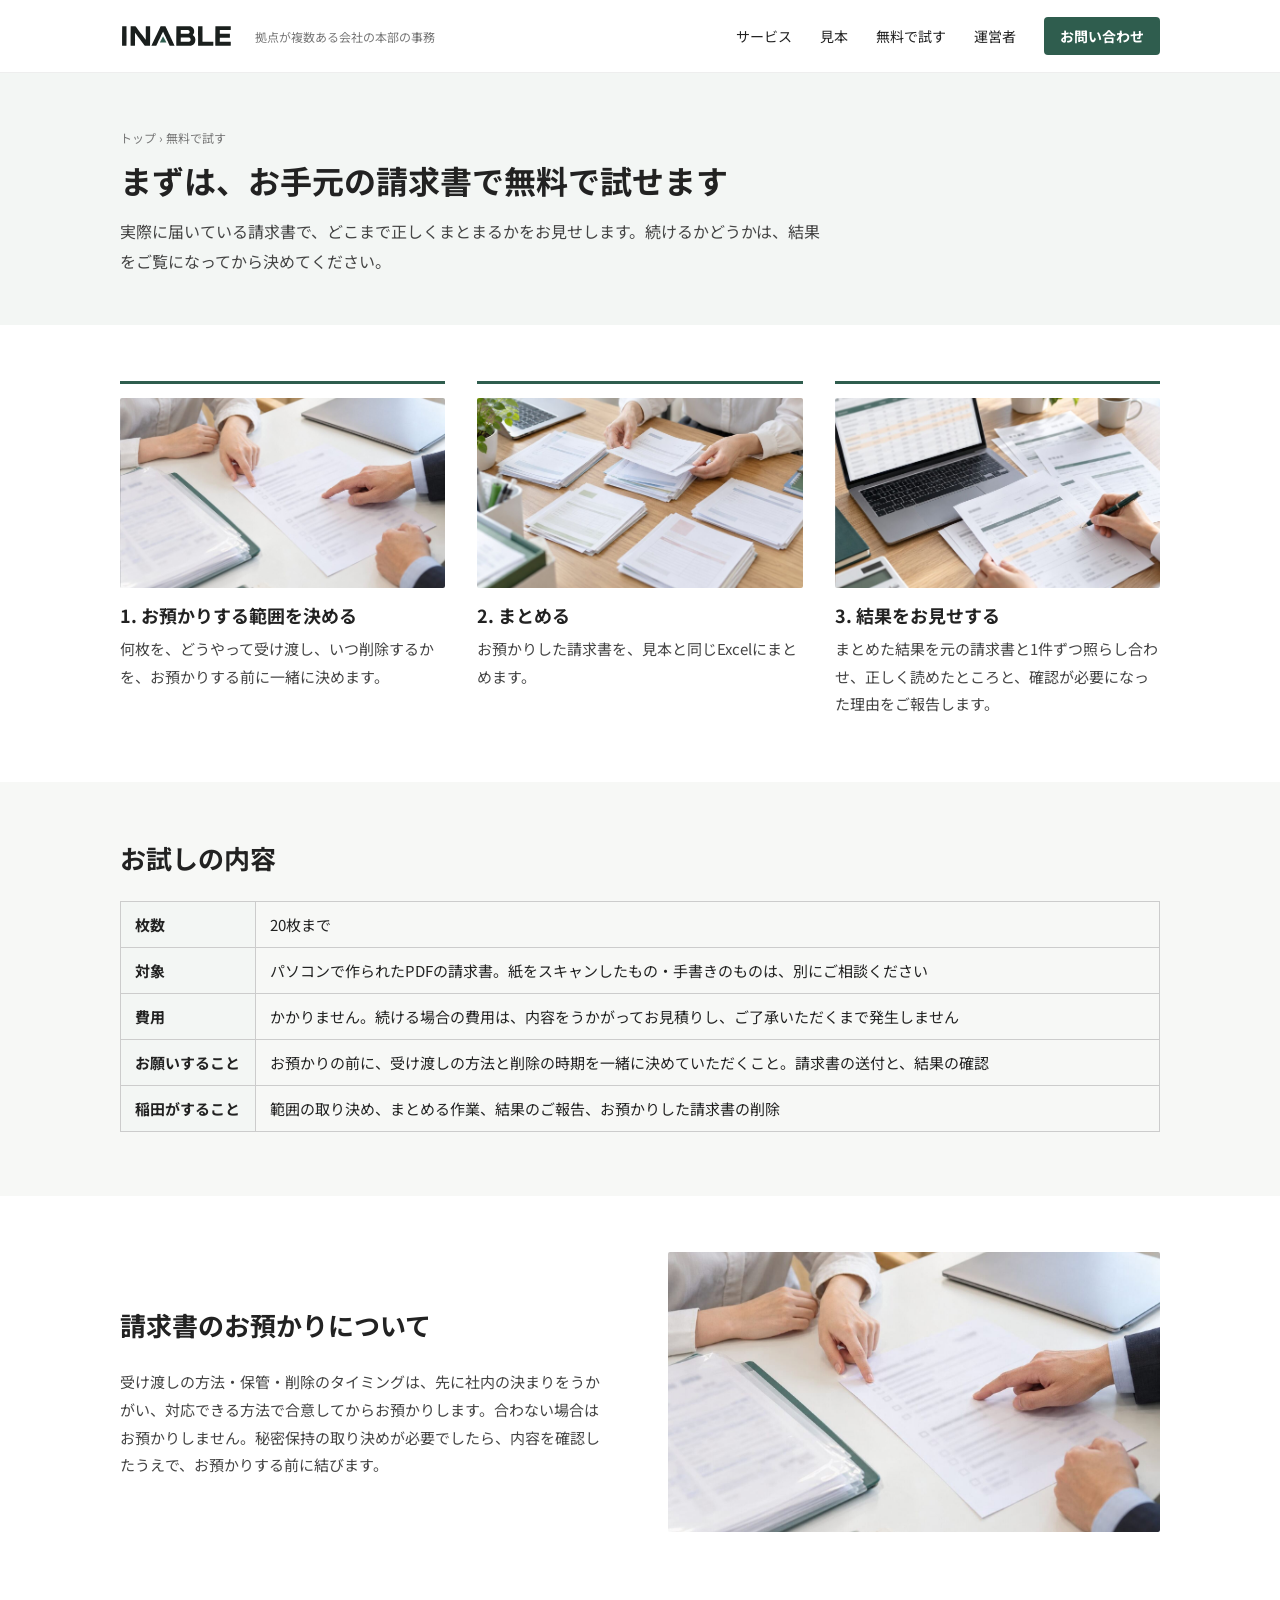
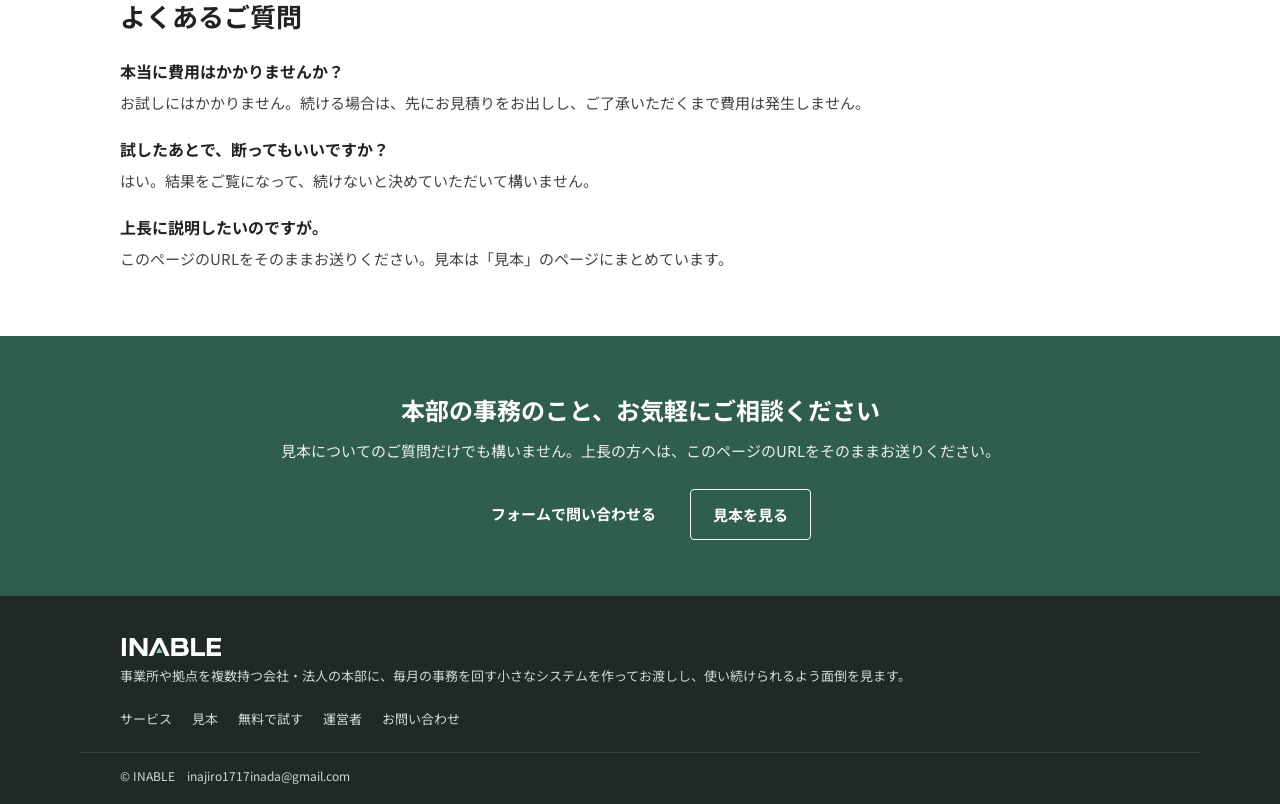
<file: trial.html>
<!doctype html>
<html lang="ja"><head><meta charset="utf-8"><meta name="viewport" content="width=device-width,initial-scale=1">
<title>無料で試す｜INABLE（イネイブル）</title><link rel="icon" href="assets/logo/mark.svg"><meta name="description" content="お手元の請求書20枚までで、どこまで正しくまとまるかを無料でお見せします。費用はお見積りにご了承いただくまで発生しません。">
<meta property="og:type" content="website"><meta property="og:title" content="無料で試す｜INABLE（イネイブル）"><meta property="og:description" content="お手元の請求書20枚までで、どこまで正しくまとまるかを無料でお見せします。費用はお見積りにご了承いただくまで発生しません。">
<meta property="og:image" content="https://iineineno03k.github.io/inable/assets/og.png"><meta property="og:url" content="https://iineineno03k.github.io/inable/trial.html"><meta name="twitter:card" content="summary_large_image">
<link rel="preconnect" href="https://fonts.googleapis.com"><link rel="preconnect" href="https://fonts.gstatic.com" crossorigin>
<link href="https://fonts.googleapis.com/css2?family=Noto+Sans+JP:wght@400;700&display=swap" rel="stylesheet">
<link rel="stylesheet" href="style.css"></head><body>
<header><div class="wrap"><a class="logo" href="./"><img src="assets/logo/logo.svg" alt="INABLE" height="24"><small>拠点が複数ある会社の本部の事務</small></a>
<nav><a href="service.html">サービス</a><a href="sample.html">見本</a><a href="trial.html">無料で試す</a><a href="about.html">運営者</a><a class="cta-btn" href="contact.html">お問い合わせ</a></nav></div></header>
<section class="pagehead"><div class="wrap"><div class="crumb">トップ › 無料で試す</div><h1>まずは、お手元の請求書で無料で試せます</h1>
<p>実際に届いている請求書で、どこまで正しくまとまるかをお見せします。続けるかどうかは、結果をご覧になってから決めてください。</p></div></section>
<section class="wrap sec grid3">
 <div class="step"><div class="img" style="background-image:url(assets/generated/step-handover-v1.jpg)"></div><h3 class="h3">1. お預かりする範囲を決める</h3><div class="p">何枚を、どうやって受け渡し、いつ削除するかを、お預かりする前に一緒に決めます。</div></div>
 <div class="step"><div class="img" style="background-image:url(assets/generated/sorting-hands-v1.jpg)"></div><h3 class="h3">2. まとめる</h3><div class="p">お預かりした請求書を、見本と同じExcelにまとめます。</div></div>
 <div class="step"><div class="img" style="background-image:url(assets/generated/step-report-v1.jpg)"></div><h3 class="h3">3. 結果をお見せする</h3><div class="p">まとめた結果を元の請求書と1件ずつ照らし合わせ、正しく読めたところと、確認が必要になった理由をご報告します。</div></div>
</section>
<section class="tint"><div class="wrap sec">
 <h2 class="h2">お試しの内容</h2>
 <table class="kv"><tbody><tr><th>枚数</th><td>20枚まで</td></tr><tr><th>対象</th><td>パソコンで作られたPDFの請求書。紙をスキャンしたもの・手書きのものは、別にご相談ください</td></tr><tr><th>費用</th><td>かかりません。続ける場合の費用は、内容をうかがってお見積りし、ご了承いただくまで発生しません</td></tr><tr><th>お願いすること</th><td>お預かりの前に、受け渡しの方法と削除の時期を一緒に決めていただくこと。請求書の送付と、結果の確認</td></tr><tr><th>稲田がすること</th><td>範囲の取り決め、まとめる作業、結果のご報告、お預かりした請求書の削除</td></tr></tbody></table>
</div></section>
<section class="wrap sec grid2">
 <div><h2 class="h2">請求書のお預かりについて</h2>
  <div class="p">受け渡しの方法・保管・削除のタイミングは、先に社内の決まりをうかがい、対応できる方法で合意してからお預かりします。合わない場合はお預かりしません。秘密保持の取り決めが必要でしたら、内容を確認したうえで、お預かりする前に結びます。</div></div>
 <div class="img" style="min-height:280px;background-image:url(assets/generated/step-handover-v1.jpg)"></div>
</section>
<section class="wrap sec" style="padding-top:0">
 <h2 class="h2">よくあるご質問</h2>
 <dl class="faq">
  <dt>本当に費用はかかりませんか？</dt><dd>お試しにはかかりません。続ける場合は、先にお見積りをお出しし、ご了承いただくまで費用は発生しません。</dd>
  <dt>試したあとで、断ってもいいですか？</dt><dd>はい。結果をご覧になって、続けないと決めていただいて構いません。</dd>
  <dt>上長に説明したいのですが。</dt><dd>このページのURLをそのままお送りください。見本は「見本」のページにまとめています。</dd>
 </dl>
</section>
<section class="endcta"><div class="wrap"><h2>本部の事務のこと、お気軽にご相談ください</h2>
<p>見本についてのご質問だけでも構いません。上長の方へは、このページのURLをそのままお送りください。</p>
<div class="btns center"><a class="btn" href="https://docs.google.com/forms/d/e/1FAIpQLSfqlaHdNqRFhAeLvqePx_TkyAJFKcp7_Hvy0_Dt4lpC_d6Yyw/viewform" target="_blank" rel="noopener">フォームで問い合わせる</a><a class="btn ghost light" href="sample.html">見本を見る</a></div></div></section>
<footer><div class="wrap"><div><a class="logo" href="./"><img src="assets/logo/logo-white.svg" alt="INABLE" height="22"></a><p>事業所や拠点を複数持つ会社・法人の本部に、毎月の事務を回す小さなシステムを作ってお渡しし、使い続けられるよう面倒を見ます。</p></div>
<nav><a href="service.html">サービス</a><a href="sample.html">見本</a><a href="trial.html">無料で試す</a><a href="about.html">運営者</a><a href="contact.html">お問い合わせ</a></nav></div>
<div class="wrap copy">© INABLE　inajiro1717inada@gmail.com</div></footer>


<script src="site.js" defer></script>
</body></html>
</file>
<file: style.css>
/* 生成物（build.mjs）。直すときは sketches/sketch.css を直して作り直す */
/* 方向案スケッチ共通。1つのHTMLをPC（主）とスマホの両方で見る。760px以下で1列に積む。 */
*{box-sizing:border-box;margin:0;padding:0}
body{font-family:"Noto Sans JP","Hiragino Sans",sans-serif;background:#fff;color:#222}
.wrap{max-width:1120px;margin:0 auto;padding:0 40px}
header{border-bottom:1px solid #eee}
header .wrap{height:72px;display:flex;align-items:center;justify-content:space-between}
.logo{font-weight:700;letter-spacing:.12em;font-size:20px}
.logo small{font-weight:400;font-size:12px;color:#777;letter-spacing:0;margin-left:12px}
a{color:inherit;text-decoration:none}
nav{display:flex;gap:28px;font-size:14px;align-items:center}
.cta-btn{background:#2f5d4e;color:#fff;padding:9px 16px;border-radius:4px;font-weight:700}
.logo{display:flex;align-items:center;gap:10px}
.logo img{display:block}
header{position:sticky;top:0;background:#fff;z-index:5}
.pagehead{background:#f3f6f4;padding:56px 0 48px}
.pagehead .crumb{font-size:12px;color:#777;margin-bottom:10px}
.pagehead h1{font-size:32px;line-height:1.5}
.pagehead p{margin-top:12px;font-size:16px;color:#444;line-height:1.9;max-width:44em}
.tint{background:#f7f8f6}
.endcta{background:#2f5d4e;color:#fff;padding:56px 0;text-align:center}
.endcta h2{font-size:24px;line-height:1.5}
.endcta p{margin-top:12px;font-size:15px;opacity:.9}
.btn.ghost.light{background:transparent;color:#fff;border-color:#fff}
footer{background:#1f2a26;color:#cfd8d3;padding:40px 0 20px;font-size:13px}
footer .wrap{display:flex;justify-content:space-between;gap:24px;flex-wrap:wrap}
footer .logo{color:#fff;font-weight:700;letter-spacing:.12em;margin-bottom:8px}
footer nav{gap:12px 20px;font-size:13px;flex-wrap:wrap}
footer .copy{margin-top:24px;border-top:1px solid #33413b;padding-top:14px;font-size:12px}
.faq dt{font-weight:700;margin-top:20px;font-size:16px}
.faq dd{margin:6px 0 0;font-size:15px;line-height:1.85;color:#444}
.list{padding-left:1.2em;font-size:15px;line-height:2;color:#444}
.kv{width:100%;font-size:15px}.kv th{width:9em;background:#f3f6f4}.kv td,.kv th{white-space:normal;padding:12px 14px}
.voice{font-size:38px;line-height:1.55;font-weight:700}
.sub{font-size:16px;line-height:1.9;margin-top:16px;color:#444}
.btns{display:flex;gap:12px;margin-top:28px;flex-wrap:wrap}
.btn{padding:14px 22px;background:#2f5d4e;color:#fff;font-weight:700;border-radius:4px;font-size:15px;text-align:center}
.btn.ghost{background:#fff;color:#2f5d4e;border:1px solid #2f5d4e}
.center{justify-content:center;text-align:center}
.band{background:#2f5d4e;color:#fff;padding:26px 20px;font-size:24px;font-weight:700;text-align:center}
.h2{font-size:26px;font-weight:700;line-height:1.5;margin-bottom:24px}
.h3{font-size:18px;font-weight:700;line-height:1.5;margin:14px 0 6px}
.p{font-size:15px;line-height:1.85;color:#444}
.sec{padding-top:56px;padding-bottom:64px}
.img{background:#e6e6e6 center/cover;border-radius:2px;min-height:190px}
.grid2{display:grid;grid-template-columns:1fr 1fr;gap:56px;align-items:center}
.grid3{display:grid;grid-template-columns:repeat(3,1fr);gap:32px}
.hero{display:grid;grid-template-columns:1fr 1fr;min-height:560px}
.hero .copy{padding:96px 48px 48px max(40px,calc(50vw - 520px))}
.pdfs{display:grid;grid-template-columns:repeat(4,1fr);gap:10px;max-width:640px;margin:0 auto}
.pdf{width:100%;height:140px;object-fit:cover;object-position:top;border:1px solid #bbb;box-shadow:0 2px 6px rgba(0,0,0,.08)}
.ba{display:block}
.arrow{text-align:center;font-size:30px;color:#2f5d4e;margin:6px 0}
.arrow::before{content:"↓"}
.tblbox{overflow-x:auto}
.xl{overflow-x:auto;border:1px solid #bbb;box-shadow:0 2px 8px rgba(0,0,0,.08)}
.xlbar{background:#1f6e43;color:#fff;font-size:12px;padding:6px 10px}
.cards{display:none}
.card{border:1px solid #ccc;padding:10px 12px;margin-bottom:8px;font-size:13px;line-height:1.7}
.card b,.card span,.card em{display:block}
.card.warn{background:#fff3e0;border-color:#e3b26b}
.card em{font-style:normal;color:#9a4b00;font-weight:700;margin-top:4px}
.portrait-img{width:100%;max-width:360px;border-radius:4px;display:block}
.mail{font-size:22px;font-weight:700;color:#2f5d4e;word-break:break-all}
.small{font-size:13px;color:#666;line-height:1.8}
table{border-collapse:collapse;width:100%;font-size:12.5px}
td,th{border:1px solid #ccc;padding:6px 8px;white-space:nowrap;text-align:left}
td:last-child{white-space:normal;min-width:220px}
td.n{text-align:right}
th{background:#eef3f0}
.warn td{background:#fff3e0}
.portrait{background:#cfcfcf;display:flex;align-items:center;justify-content:center;color:#666;font-size:15px;min-height:420px}
.step{border-top:3px solid #2f5d4e;padding-top:14px}
@media (max-width:760px){
  .wrap{padding:0 20px}
  header .wrap{height:56px}
  header nav a:not(.cta-btn){display:none}
  .cta-btn{padding:8px 12px;font-size:13px}
  .pagehead{padding:36px 0 28px}
  .pagehead h1{font-size:24px}
  .endcta h2{font-size:19px}
  .logo small{display:none}
  .voice{font-size:24px}
  .sub{font-size:14px}
  .h2{font-size:20px}
  .band{font-size:18px;padding:22px 20px}
  .sec{padding-top:36px;padding-bottom:40px}
  .hero,.grid2,.grid3,.ba{grid-template-columns:minmax(0,1fr)!important;gap:20px}
  .hero{min-height:0}
  .hero .img{order:-1;min-height:260px}
  .hero .copy{padding:24px 20px 32px!important}
  table{font-size:12px}
  .pdf{height:90px}
  .xl{display:none}
  .mail{font-size:18px}
  .cards{display:block}
  .portrait{min-height:300px}
  .btn{flex:1 1 100%}
}
.cost{font-size:16px;font-weight:700;color:#222;margin-top:24px;line-height:1.8}
.samples{display:grid;grid-template-columns:repeat(4,1fr);gap:16px}
.samples img{width:100%;border:1px solid #bbb;box-shadow:0 2px 6px rgba(0,0,0,.08);display:block}
.samples figcaption{font-size:13px;color:#555;margin-top:8px;line-height:1.6}
button.btn{border:0;cursor:pointer;font:inherit;font-weight:700}
.step .img{margin-bottom:6px}
@media (max-width:760px){.samples{grid-template-columns:1fr 1fr}}
.zoom{position:fixed;inset:0;background:rgba(20,28,25,.85);display:none;align-items:center;justify-content:center;z-index:20;padding:24px}
.zoom.open{display:flex}
.zoom img{max-width:min(900px,100%);max-height:100%;background:#fff;box-shadow:0 8px 30px rgba(0,0,0,.4);overflow:auto}
.zoom button{position:absolute;top:16px;right:20px;background:none;border:0;color:#fff;font-size:36px;cursor:pointer}
@media (max-width:760px){.zoom{overflow:auto;align-items:flex-start;justify-content:flex-start;padding:56px 0 24px}.zoom img{max-width:none;width:720px;max-height:none}}
.btn.big{font-size:18px;padding:18px 32px}
</file>
